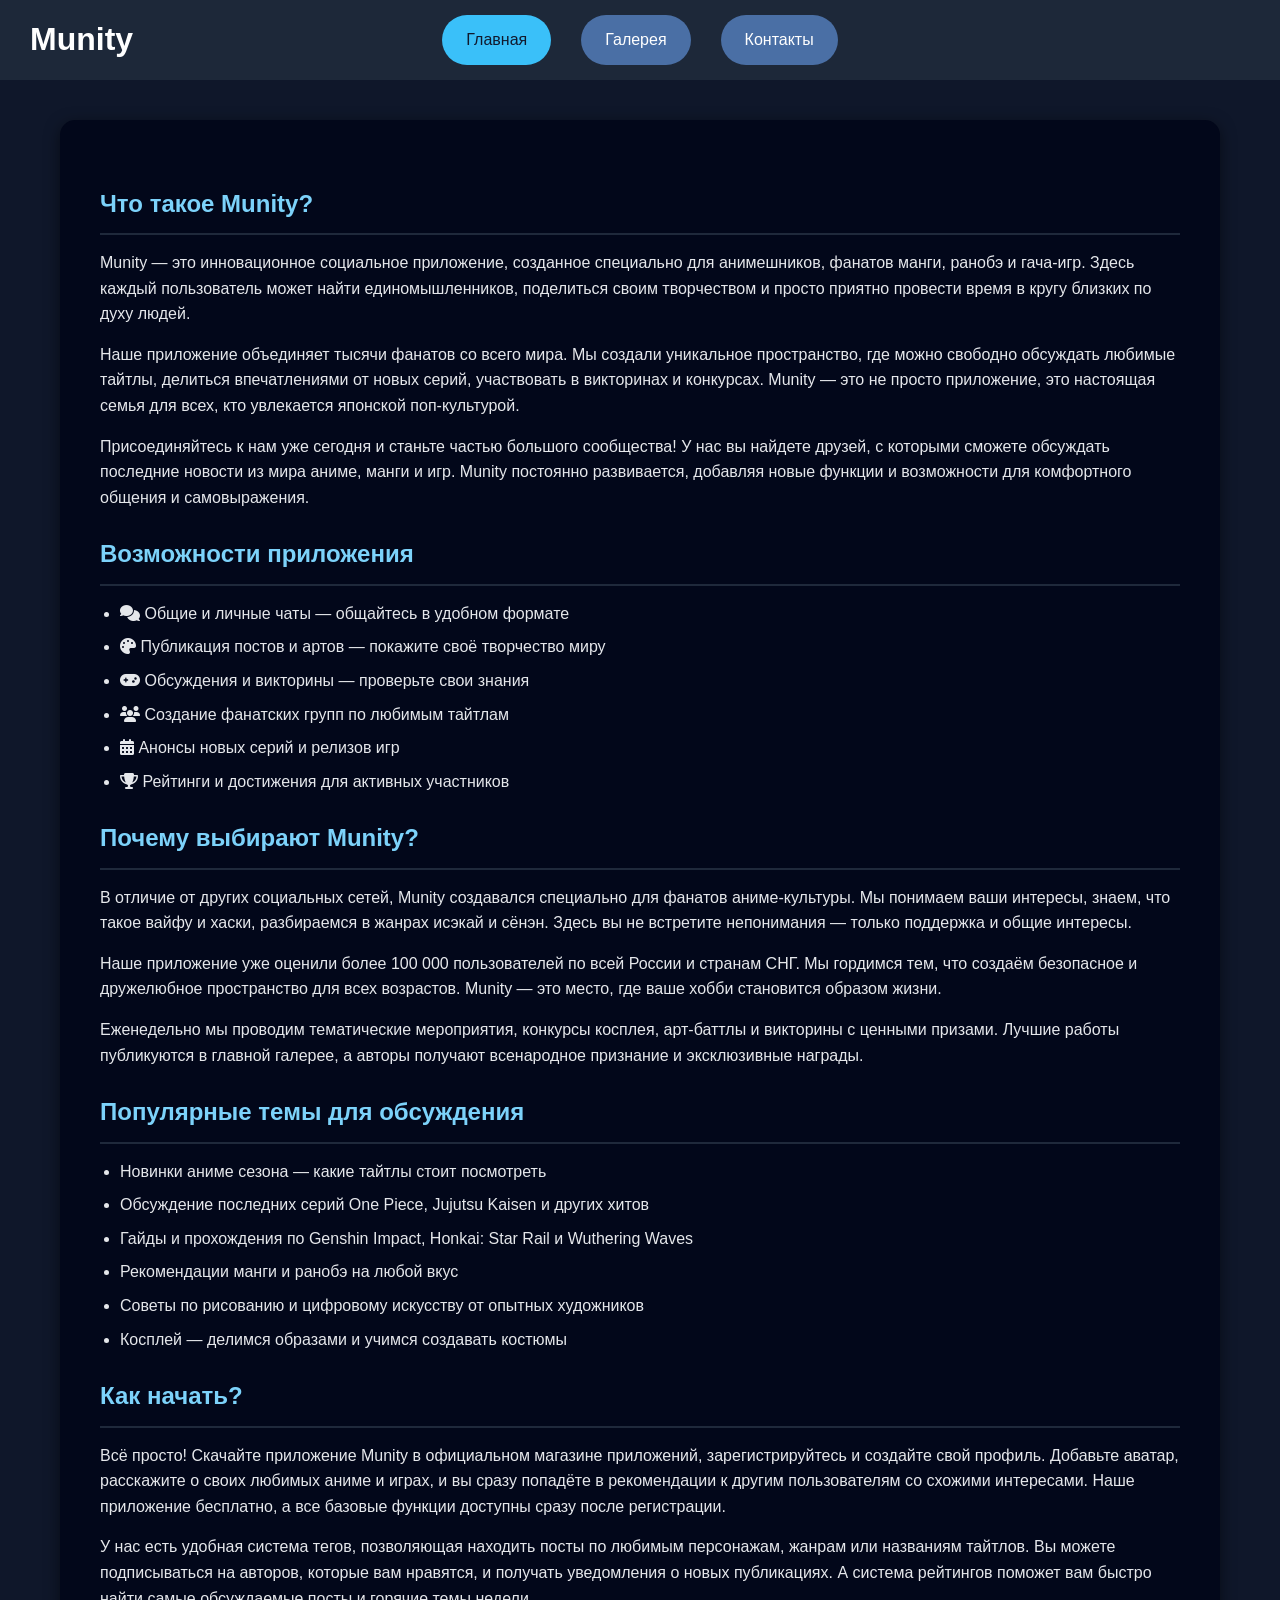
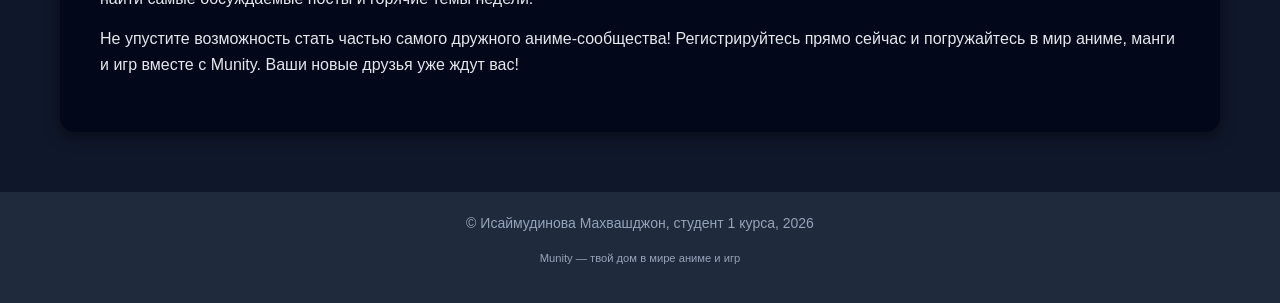
<file: index.html>
<!DOCTYPE html>
<html lang="ru">
<head>
    <meta charset="UTF-8">
    <title>Munity — сообщество для фанатов</title>
    <meta name="viewport" content="width=device-width, initial-scale=1.0">
    <link rel="stylesheet" href="https://cdnjs.cloudflare.com/ajax/libs/font-awesome/6.4.0/css/all.min.css">
    <link rel="stylesheet" href="style.css">
</head>
<body>

    <header>
        <h1>Munity</h1>
        <nav>
            <ul class="flex-nav">
                <li><a href="index.html" class="active">Главная</a></li>
                <li><a href="gallery.html">Галерея</a></li>
                <li><a href="contacts.html">Контакты</a></li>
            </ul>
        </nav>
    </header>

    <main>
        <section>
            <h2>Что такое Munity?</h2>
            <p>
                Munity — это инновационное социальное приложение, созданное специально для анимешников, 
                фанатов манги, ранобэ и гача-игр. Здесь каждый пользователь может найти единомышленников, 
                поделиться своим творчеством и просто приятно провести время в кругу близких по духу людей.
            </p>
            <p>
                Наше приложение объединяет тысячи фанатов со всего мира. Мы создали уникальное пространство, 
                где можно свободно обсуждать любимые тайтлы, делиться впечатлениями от новых серий, 
                участвовать в викторинах и конкурсах. Munity — это не просто приложение, это настоящая 
                семья для всех, кто увлекается японской поп-культурой.
            </p>
            <p>
                Присоединяйтесь к нам уже сегодня и станьте частью большого сообщества! 
                У нас вы найдете друзей, с которыми сможете обсуждать последние новости из мира аниме, 
                манги и игр. Munity постоянно развивается, добавляя новые функции и возможности 
                для комфортного общения и самовыражения.
            </p>

            <h2>Возможности приложения</h2>
            <ul>
                <li><i class="fas fa-comments"></i> Общие и личные чаты — общайтесь в удобном формате</li>
                <li><i class="fas fa-palette"></i> Публикация постов и артов — покажите своё творчество миру</li>
                <li><i class="fas fa-gamepad"></i> Обсуждения и викторины — проверьте свои знания</li>
                <li><i class="fas fa-users"></i> Создание фанатских групп по любимым тайтлам</li>
                <li><i class="fas fa-calendar-alt"></i> Анонсы новых серий и релизов игр</li>
                <li><i class="fas fa-trophy"></i> Рейтинги и достижения для активных участников</li>
            </ul>

            <h2>Почему выбирают Munity?</h2>
            <p>
                В отличие от других социальных сетей, Munity создавался специально для фанатов аниме-культуры. 
                Мы понимаем ваши интересы, знаем, что такое вайфу и хаски, разбираемся в жанрах исэкай и сёнэн. 
                Здесь вы не встретите непонимания — только поддержка и общие интересы.
            </p>
            <p>
                Наше приложение уже оценили более 100 000 пользователей по всей России и странам СНГ. 
                Мы гордимся тем, что создаём безопасное и дружелюбное пространство для всех возрастов. 
                Munity — это место, где ваше хобби становится образом жизни.
            </p>
            <p>
                Еженедельно мы проводим тематические мероприятия, конкурсы косплея, 
                арт-баттлы и викторины с ценными призами. Лучшие работы публикуются в главной галерее, 
                а авторы получают всенародное признание и эксклюзивные награды.
            </p>

            <h2>Популярные темы для обсуждения</h2>
            <ul>
                <li>Новинки аниме сезона — какие тайтлы стоит посмотреть</li>
                <li>Обсуждение последних серий One Piece, Jujutsu Kaisen и других хитов</li>
                <li>Гайды и прохождения по Genshin Impact, Honkai: Star Rail и Wuthering Waves</li>
                <li>Рекомендации манги и ранобэ на любой вкус</li>
                <li>Советы по рисованию и цифровому искусству от опытных художников</li>
                <li>Косплей — делимся образами и учимся создавать костюмы</li>
            </ul>

            <h2>Как начать?</h2>
            <p>
                Всё просто! Скачайте приложение Munity в официальном магазине приложений, 
                зарегистрируйтесь и создайте свой профиль. Добавьте аватар, расскажите о своих 
                любимых аниме и играх, и вы сразу попадёте в рекомендации к другим пользователям 
                со схожими интересами. Наше приложение бесплатно, а все базовые функции доступны 
                сразу после регистрации.
            </p>
            <p>
                У нас есть удобная система тегов, позволяющая находить посты по любимым персонажам, 
                жанрам или названиям тайтлов. Вы можете подписываться на авторов, которые вам нравятся, 
                и получать уведомления о новых публикациях. А система рейтингов поможет вам быстро 
                найти самые обсуждаемые посты и горячие темы недели.
            </p>
            <p>
                Не упустите возможность стать частью самого дружного аниме-сообщества! 
                Регистрируйтесь прямо сейчас и погружайтесь в мир аниме, манги и игр вместе с Munity. 
                Ваши новые друзья уже ждут вас!
            </p>
        </section>
    </main>

    <footer>
        <p>© Исаймудинова Махвашджон, студент 1 курса, 2026</p>
        <p style="font-size: 0.8em; margin-top: 10px;">Munity — твой дом в мире аниме и игр</p>
    </footer>

</body>
</html>
</file>
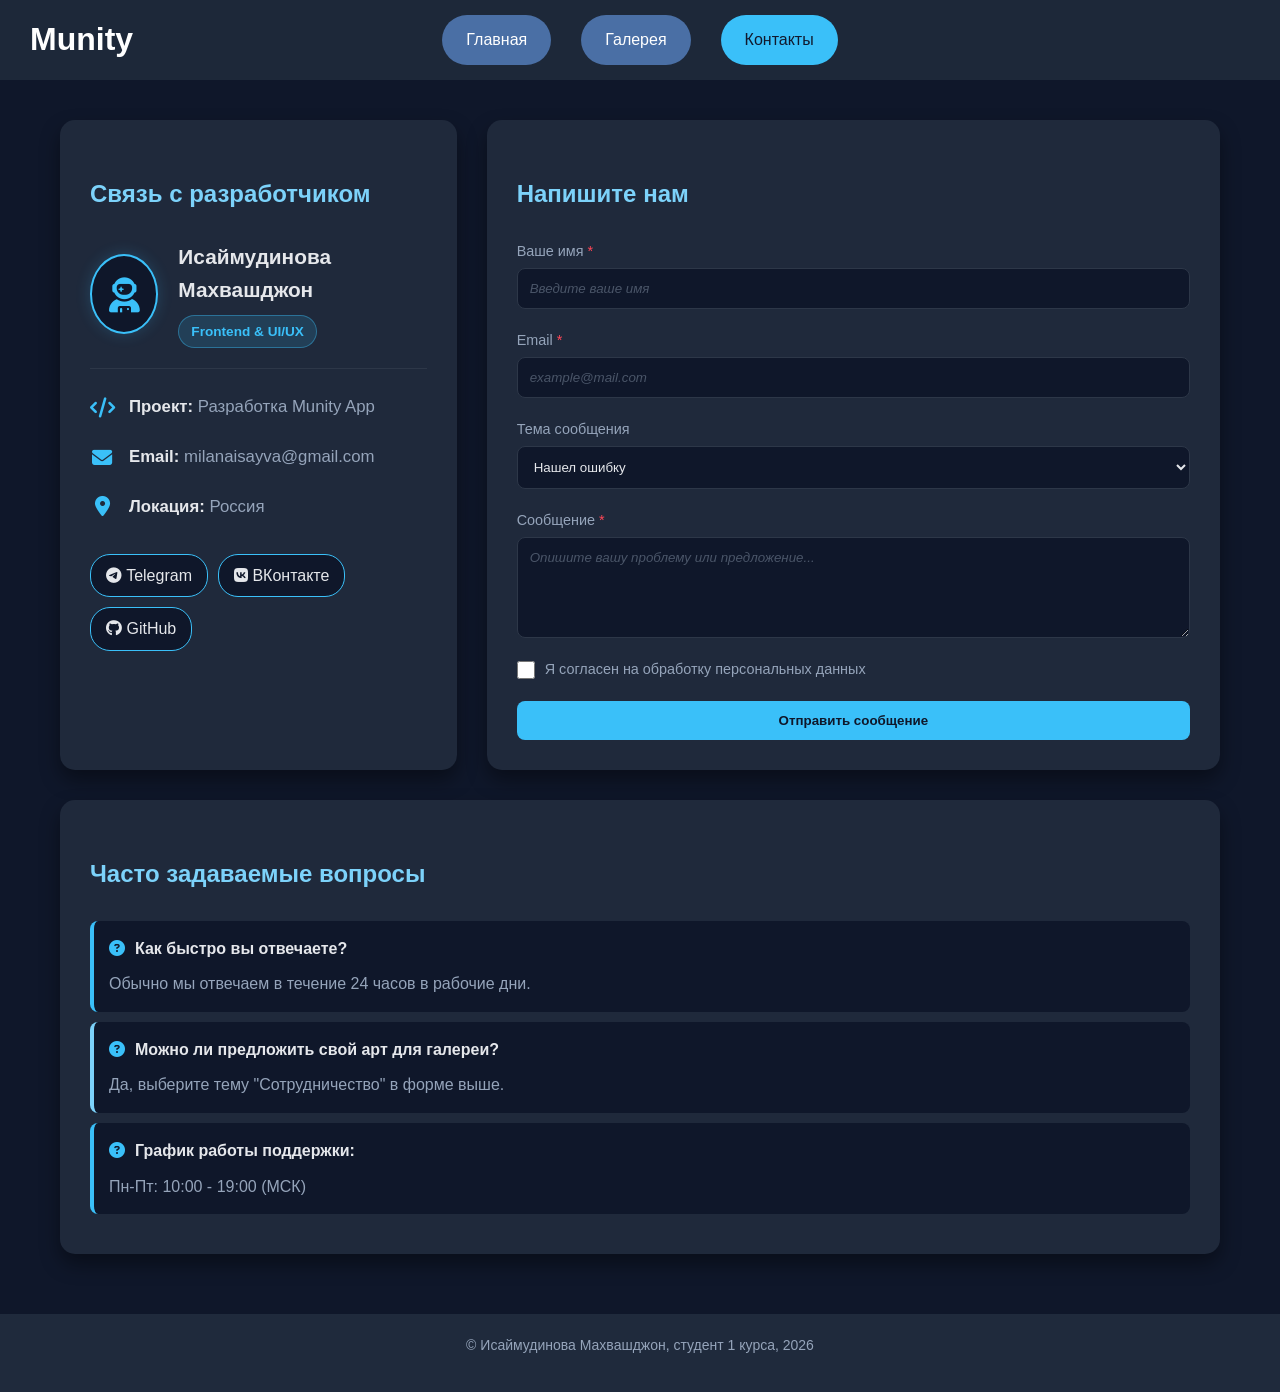
<file: contacts(1).html>
<!DOCTYPE html>
<html lang="ru">
<head>
    <meta charset="UTF-8">
    <title>Контакты — Munity</title>
    <meta name="viewport" content="width=device-width, initial-scale=1.0">
    <link rel="stylesheet" href="https://cdnjs.cloudflare.com/ajax/libs/font-awesome/6.4.0/css/all.min.css">
    <link rel="stylesheet" href="style.css">
</head>
<body>

    <header>
        <h1>Munity</h1>
        <nav>
            <ul class="flex-nav">
                <li><a href="index.html">Главная</a></li>
                <li><a href="gallery.html">Галерея</a></li>
                <li><a href="contacts.html" class="active">Контакты</a></li>
            </ul>
        </nav>
    </header>

    <main class="contacts-container">
        <section class="contact-info">
            <h2>Связь с разработчиком</h2>
            <div class="dev-card">
                <div class="dev-profile">
                    <div class="dev-avatar">
                        <i class="fas fa-user-astronaut"></i>
                    </div>
                    <div class="dev-name">
                        <h3>Исаймудинова Махвашджон</h3>
                        <span class="specialty-badge">Frontend & UI/UX</span>
                    </div>
                </div>
                <ul class="dev-details">
                    <li>
                        <i class="fas fa-code"></i>
                        <span><strong>Проект:</strong> Разработка Munity App</span>
                    </li>
                    <li>
                        <i class="fas fa-envelope"></i>
                        <span><strong>Email:</strong> milanaisayva@gmail.com</span>
                    </li>
                    <li>
                        <i class="fas fa-map-marker-alt"></i>
                        <span><strong>Локация:</strong> Россия</span>
                    </li>
                </ul>
                <div class="social-links">
                    <a href="#" class="social-btn"><i class="fab fa-telegram"></i> Telegram</a>
                    <a href="#" class="social-btn"><i class="fab fa-vk"></i> ВКонтакте</a>
                    <a href="#" class="social-btn"><i class="fab fa-github"></i> GitHub</a>
                </div>
            </div>
        </section>

        <section class="contact-form-section">
            <h2>Напишите нам</h2>
            <form action="#" class="feedback-form">
                <div class="form-group">
                    <label for="name">Ваше имя</label>
                    <input type="text" id="name" name="name" placeholder="Введите ваше имя" required>
                </div>
                <div class="form-group">
                    <label for="email">Email</label>
                    <input type="email" id="email" name="email" placeholder="example@mail.com" required>
                </div>
                <div class="form-group">
                    <label for="topic">Тема сообщения</label>
                    <select id="topic" name="topic">
                        <option value="bug">Нашел ошибку</option>
                        <option value="collab">Сотрудничество</option>
                        <option value="other">Другое</option>
                    </select>
                </div>
                <div class="form-group">
                    <label for="message">Сообщение</label>
                    <textarea id="message" name="message" rows="5" placeholder="Опишите вашу проблему или предложение..." required></textarea>
                </div>
                <div class="checkbox-group">
                    <input type="checkbox" id="consent" name="consent" required>
                    <label for="consent">Я согласен на обработку персональных данных</label>
                </div>
                <button type="submit" class="submit-btn">Отправить сообщение</button>
            </form>
        </section>

        <section class="faq-section">
            <h2>Часто задаваемые вопросы</h2>
            <ul class="faq-list">
                <li>
                    <strong>Как быстро вы отвечаете?</strong>
                    <p>Обычно мы отвечаем в течение 24 часов в рабочие дни.</p>
                </li>
                <li>
                    <strong>Можно ли предложить свой арт для галереи?</strong>
                    <p>Да, выберите тему "Сотрудничество" в форме выше.</p>
                </li>
                <li>
                    <strong>График работы поддержки:</strong>
                    <p>Пн-Пт: 10:00 - 19:00 (МСК)</p>
                </li>
            </ul>
        </section>
    </main>

    <footer>
        <p>© Исаймудинова Махвашджон, студент 1 курса, 2026</p>
    </footer>

</body>
</html>
</file>
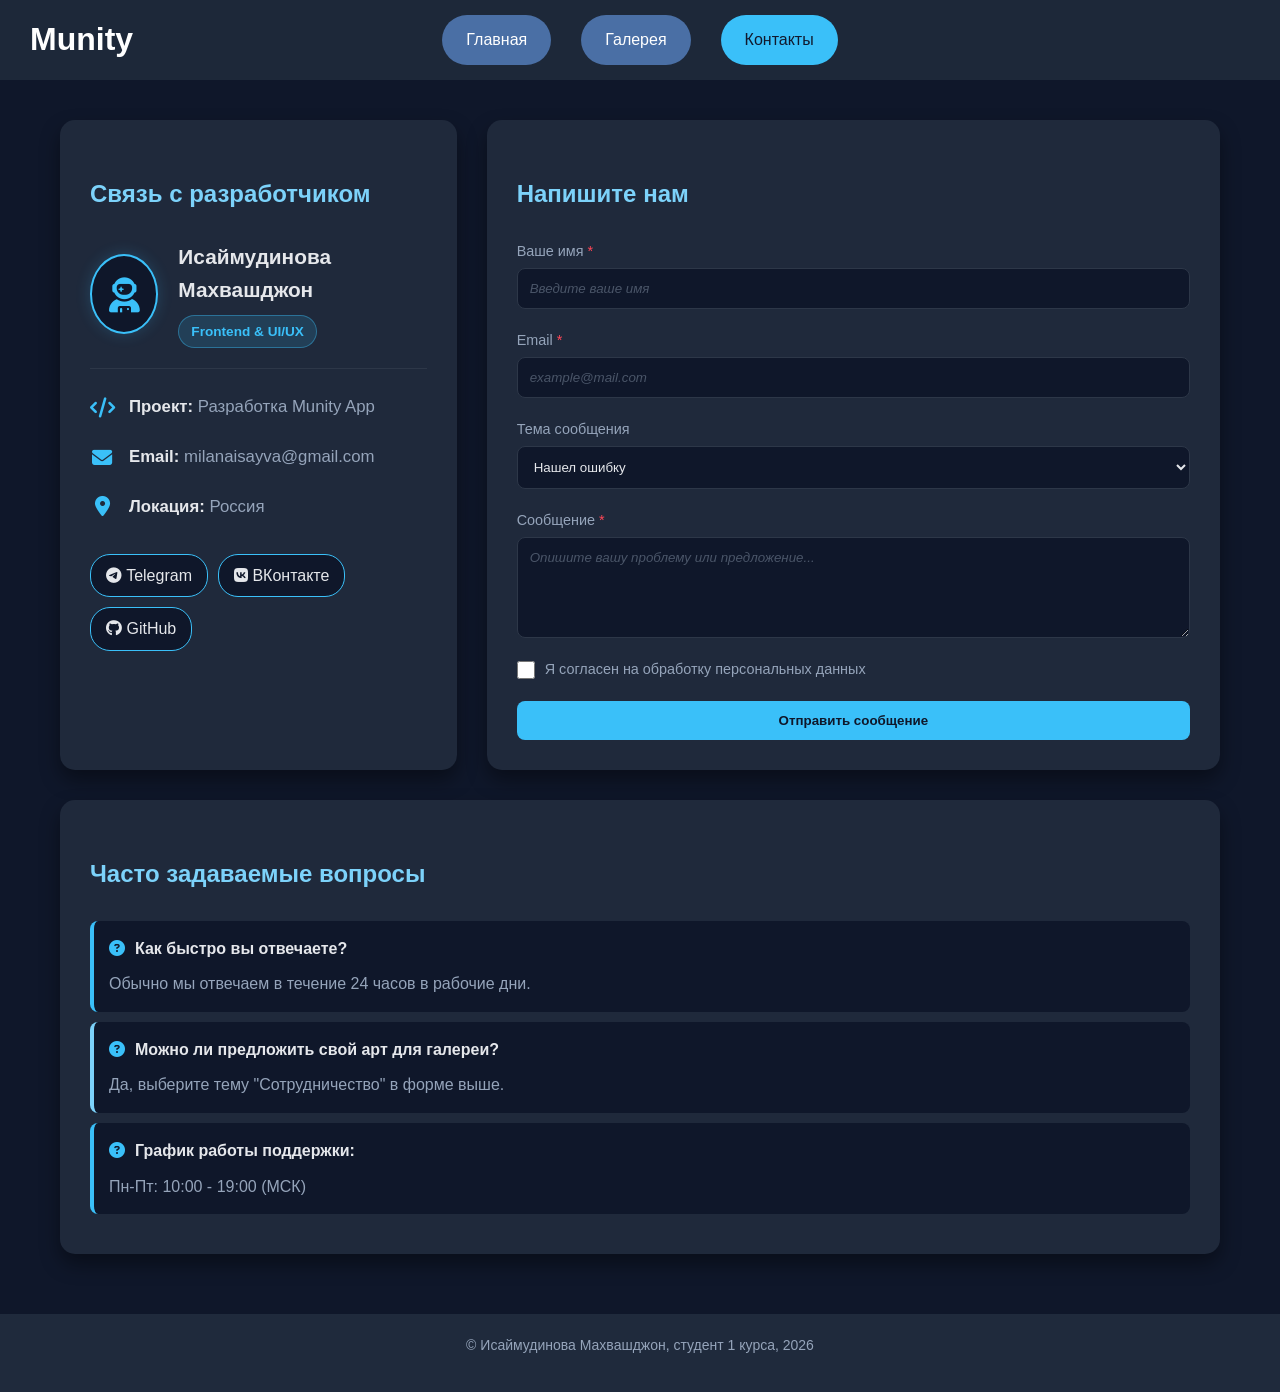
<file: contacts.html>
<!DOCTYPE html>
<html lang="ru">
<head>
    <meta charset="UTF-8">
    <title>Контакты — Munity</title>
    <meta name="viewport" content="width=device-width, initial-scale=1.0">
    <link rel="stylesheet" href="https://cdnjs.cloudflare.com/ajax/libs/font-awesome/6.4.0/css/all.min.css">
    <link rel="stylesheet" href="style.css">
</head>
<body>

    <header>
        <h1>Munity</h1>
        <nav>
            <ul class="flex-nav">
                <li><a href="index.html">Главная</a></li>
                <li><a href="gallery.html">Галерея</a></li>
                <li><a href="contacts.html" class="active">Контакты</a></li>
            </ul>
        </nav>
    </header>

    <main class="contacts-container">
        <section class="contact-info">
            <h2>Связь с разработчиком</h2>
            <div class="dev-card">
                <div class="dev-profile">
                    <div class="dev-avatar">
                        <i class="fas fa-user-astronaut"></i>
                    </div>
                    <div class="dev-name">
                        <h3>Исаймудинова Махвашджон</h3>
                        <span class="specialty-badge">Frontend & UI/UX</span>
                    </div>
                </div>
                <ul class="dev-details">
                    <li>
                        <i class="fas fa-code"></i>
                        <span><strong>Проект:</strong> Разработка Munity App</span>
                    </li>
                    <li>
                        <i class="fas fa-envelope"></i>
                        <span><strong>Email:</strong> milanaisayva@gmail.com</span>
                    </li>
                    <li>
                        <i class="fas fa-map-marker-alt"></i>
                        <span><strong>Локация:</strong> Россия</span>
                    </li>
                </ul>
                <div class="social-links">
                    <a href="https://t.me/portfolio310" class="social-btn"><i class="fab fa-telegram"></i> Telegram</a>
                    <a href="http://vk.com/m.isayva" class="social-btn"><i class="fab fa-vk"></i> ВКонтакте</a>
                    <a href="https://github.com/isaymudinovambsch2057-glitch/" class="social-btn"><i class="fab fa-github"></i> GitHub</a>
                </div>
            </div>
        </section>

        <section class="contact-form-section">
            <h2>Напишите нам</h2>
            <form action="#" class="feedback-form">
                <div class="form-group">
                    <label for="name">Ваше имя</label>
                    <input type="text" id="name" name="name" placeholder="Введите ваше имя" required>
                </div>
                <div class="form-group">
                    <label for="email">Email</label>
                    <input type="email" id="email" name="email" placeholder="example@mail.com" required>
                </div>
                <div class="form-group">
                    <label for="topic">Тема сообщения</label>
                    <select id="topic" name="topic">
                        <option value="bug">Нашел ошибку</option>
                        <option value="collab">Сотрудничество</option>
                        <option value="other">Другое</option>
                    </select>
                </div>
                <div class="form-group">
                    <label for="message">Сообщение</label>
                    <textarea id="message" name="message" rows="5" placeholder="Опишите вашу проблему или предложение..." required></textarea>
                </div>
                <div class="checkbox-group">
                    <input type="checkbox" id="consent" name="consent" required>
                    <label for="consent">Я согласен на обработку персональных данных</label>
                </div>
                <button type="submit" class="submit-btn">Отправить сообщение</button>
            </form>
        </section>

        <section class="faq-section">
            <h2>Часто задаваемые вопросы</h2>
            <ul class="faq-list">
                <li>
                    <strong>Как быстро вы отвечаете?</strong>
                    <p>Обычно мы отвечаем в течение 24 часов в рабочие дни.</p>
                </li>
                <li>
                    <strong>Можно ли предложить свой арт для галереи?</strong>
                    <p>Да, выберите тему "Сотрудничество" в форме выше.</p>
                </li>
                <li>
                    <strong>График работы поддержки:</strong>
                    <p>Пн-Пт: 10:00 - 19:00 (МСК)</p>
                </li>
            </ul>
        </section>
    </main>

    <footer>
        <p>© Исаймудинова Махвашджон, студент 1 курса, 2026</p>
    </footer>

</body>
</html>
</file>
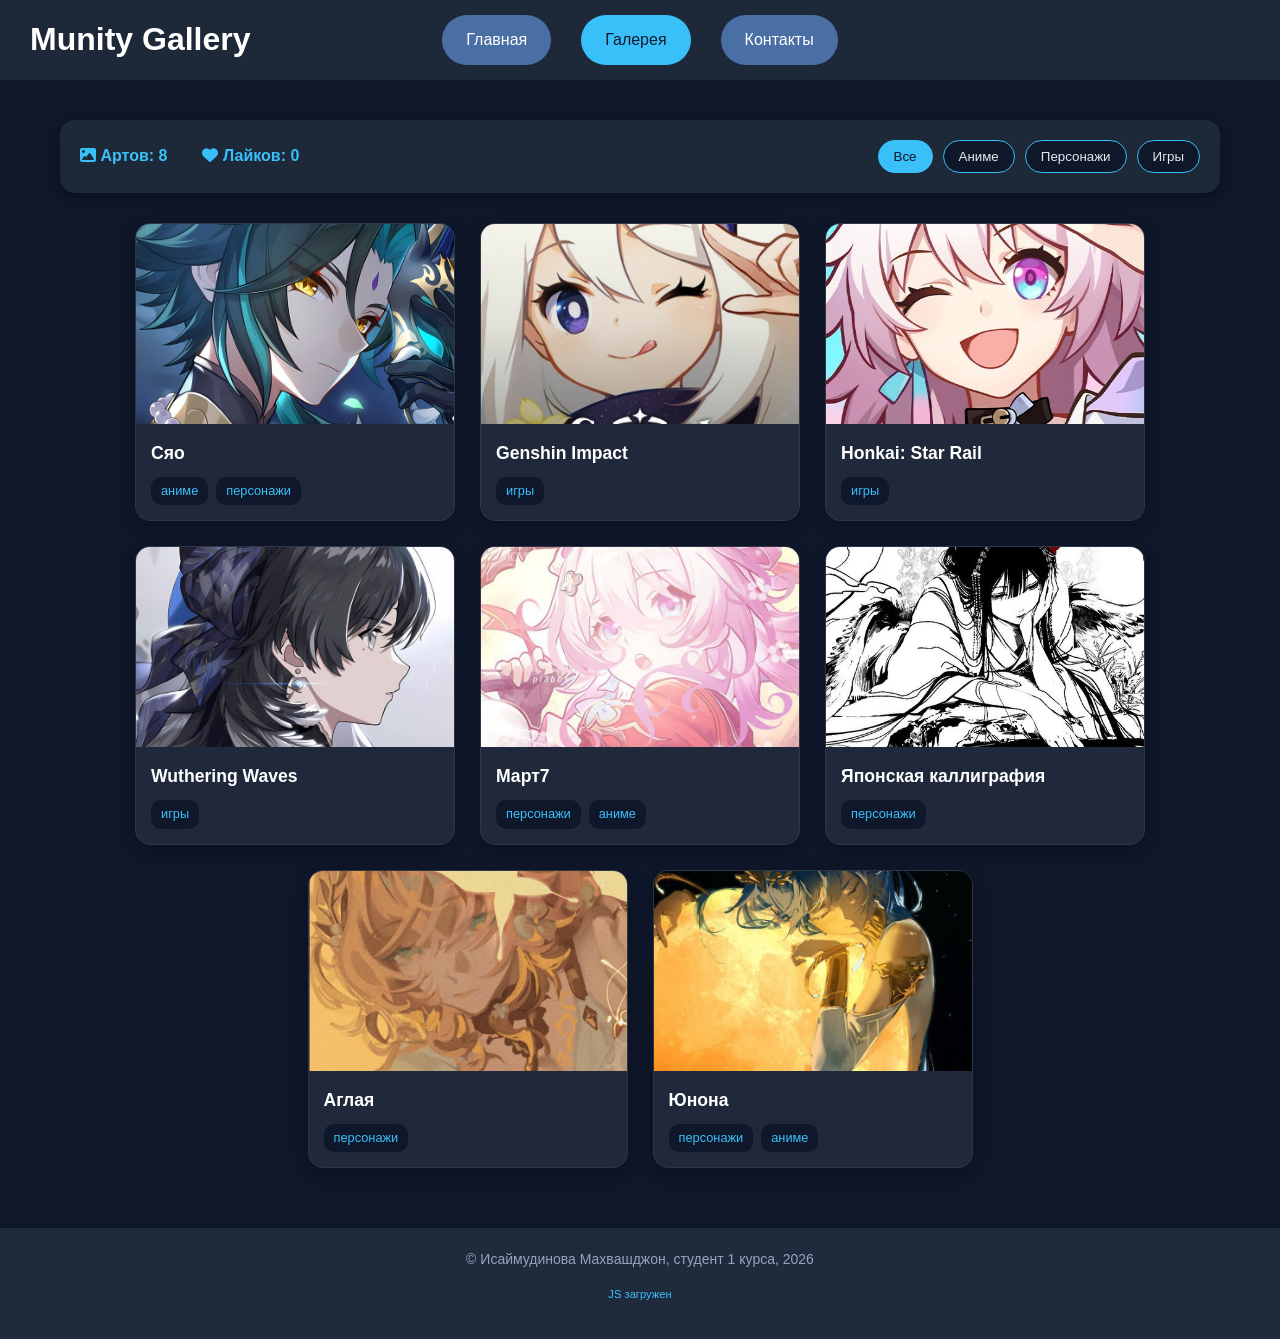
<file: gallery.html>
<!DOCTYPE html>
<html lang="ru">
<head>
    <meta charset="UTF-8">
    <title>Галерея — Munity</title>
    <meta name="viewport" content="width=device-width, initial-scale=1.0">
    <link rel="stylesheet" href="https://cdnjs.cloudflare.com/ajax/libs/font-awesome/6.4.0/css/all.min.css">
    <link rel="stylesheet" href="style.css">
</head>
<body>

    <header>
        <h1>Munity Gallery</h1>
        <nav>
            <ul class="flex-nav">
                <li><a href="index.html">Главная</a></li>
                <li><a href="gallery.html" class="active">Галерея</a></li>
                <li><a href="contacts.html">Контакты</a></li>
            </ul>
        </nav>
    </header>

    <main class="gallery-container">
        <div class="controls-panel">
            <div class="stats">
                <span class="stat-item">
                    <i class="fas fa-image"></i> Артов: <span id="image-counter">0</span>
                </span>
                <span class="stat-item">
                    <i class="fas fa-heart"></i> Лайков: <span id="total-likes">0</span>
                </span>
            </div>
            <div class="filters">
                <button class="filter-btn active" data-filter="all">Все</button>
                <button class="filter-btn" data-filter="anime">Аниме</button>
                <button class="filter-btn" data-filter="characters">Персонажи</button>
                <button class="filter-btn" data-filter="games">Игры</button>
            </div>
        </div>

        <div class="gallery-grid" id="image-gallery">
            <article class="image-card" data-category="anime characters">
                <div class="card-image">
                    <img src="images/art1.jpg" alt="Персонаж из аниме" class="gallery-img">
                    <div class="image-overlay">
                        <button class="like-btn">
                            <i class="far fa-heart"></i>
                        </button>
                    </div>
                </div>
                <div class="card-content">
                    <h3>Сяо</h3>
                    <div class="image-tags">
                        <span class="tag">аниме</span>
                        <span class="tag">персонажи</span>
                    </div>
                </div>
            </article>

            <article class="image-card" data-category="games">
                <div class="card-image">
                    <img src="images/genshin_logo.jpg" alt="Логотип Genshin Impact" class="gallery-img">
                    <div class="image-overlay">
                        <button class="like-btn">
                            <i class="far fa-heart"></i>
                        </button>
                    </div>
                </div>
                <div class="card-content">
                    <h3>Genshin Impact</h3>
                    <div class="image-tags">
                        <span class="tag">игры</span>
                    </div>
                </div>
            </article>
            
            <article class="image-card" data-category="games">
                <div class="card-image">
                    <img src="images/hsr_logo.jpg" alt="Логотип Honkai: Star Rail" class="gallery-img">
                    <div class="image-overlay">
                        <button class="like-btn">
                            <i class="far fa-heart"></i>
                        </button>
                    </div>
                </div>
                <div class="card-content">
                    <h3>Honkai: Star Rail</h3>
                    <div class="image-tags">
                        <span class="tag">игры</span>
                    </div>
                </div>
            </article>

            <article class="image-card" data-category="games">
                <div class="card-image">
                    <img src="images/wuwa_logo.jpg" alt="Логотип Wuthering Waves" class="gallery-img">
                    <div class="image-overlay">
                        <button class="like-btn">
                            <i class="far fa-heart"></i>
                        </button>
                    </div>
                </div>
                <div class="card-content">
                    <h3>Wuthering Waves</h3>
                    <div class="image-tags">
                        <span class="tag">игры</span>
                    </div>
                </div>
            </article>

            <article class="image-card" data-category="characters anime">
                <div class="card-image">
                    <img src="images/art2.jpg" alt="Персонаж Март7" class="gallery-img">
                    <div class="image-overlay">
                        <button class="like-btn">
                            <i class="far fa-heart"></i>
                        </button>
                    </div>
                </div>
                <div class="card-content">
                    <h3>Март7</h3>
                    <div class="image-tags">
                        <span class="tag">персонажи</span>
                        <span class="tag">аниме</span>
                    </div>
                </div>
            </article>

            <article class="image-card" data-category="characters">
                <div class="card-image">
                    <img src="images/art3.jpg" alt="Японская каллиграфия" class="gallery-img">
                    <div class="image-overlay">
                        <button class="like-btn">
                            <i class="far fa-heart"></i>
                        </button>
                    </div>
                </div>
                <div class="card-content">
                    <h3>Японская каллиграфия</h3>
                    <div class="image-tags">
                        <span class="tag">персонажи</span>
                    </div>
                </div>
            </article>

            <article class="image-card" data-category="characters">
                <div class="card-image">
                    <img src="images/art4.jpg" alt="Персонаж Аглая" class="gallery-img">
                    <div class="image-overlay">
                        <button class="like-btn">
                            <i class="far fa-heart"></i>
                        </button>
                    </div>
                </div>
                <div class="card-content">
                    <h3>Аглая</h3>
                    <div class="image-tags">
                        <span class="tag">персонажи</span>
                    </div>
                </div>
            </article>

            <article class="image-card" data-category="characters anime">
                <div class="card-image">
                    <img src="images/art5.jpg" alt="Персонаж Юнона" class="gallery-img">
                    <div class="image-overlay">
                        <button class="like-btn">
                            <i class="far fa-heart"></i>
                        </button>
                    </div>
                </div>
                <div class="card-content">
                    <h3>Юнона</h3>
                    <div class="image-tags">
                        <span class="tag">персонажи</span>
                        <span class="tag">аниме</span>
                    </div>
                </div>
            </article>
        </div>
    </main>

    <footer>
        <p>© Исаймудинова Махвашджон, студент 1 курса, 2026</p>
        <p class="js-status" style="font-size: 0.8em; color: #3ac0f9;">JS загружен</p>
    </footer>

    <script src="script.js"></script>
</body>
</html>
</file>
<file: style.css>
* {
    margin: 0;
    padding: 0;
    box-sizing: border-box;
}

body {
    font-family: Arial, sans-serif;
    background-color: rgb(15, 23, 42);
    color: #e5e7eb;
    line-height: 1.6;
}

header {
    background-color: #1d2839;
    padding: 15px 30px;
    margin-bottom: 20px;
    display: flex;
    justify-content: center;
    align-items: center;
    flex-wrap: wrap;
    gap: 15px;
    position: relative;
}

h1 {
    color: white;
    font-size: 32px;
    margin: 0;
    position: absolute;
    left: 30px;
}

.flex-nav {
    display: flex;
    justify-content: center;
    gap: 30px;
    list-style: none;
    padding: 0;
    margin: 0;
}

.flex-nav li {
    display: block;
    margin: 0;
}

.flex-nav a {
    display: block;
    padding: 12px 24px;
    background-color: #4a6fa5;
    color: white;
    text-decoration: none;
    border-radius: 30px;
    transition: all 0.3s ease;
}

.flex-nav a:hover {
    background-color: #3a5a8c;
    transform: translateY(-3px);
    box-shadow: 0 5px 15px rgba(74, 111, 165, 0.4);
}

.flex-nav a.active {
    background-color: #3ac0f9;
    color: #11192d;
}

main {
    padding: 20px;
    max-width: 1200px;
    margin: 0 auto;
}

section {
    background-color: #02071a;
    padding: 40px;
    border-radius: 15px;
    box-shadow: 0 4px 15px rgba(0, 0, 0, 0.5);
}

h2 {
    color: #7cd2fa;
    margin: 25px 0 15px 0;
    padding-bottom: 10px;
    border-bottom: 2px solid #1f293b;
}

p {
    margin-bottom: 15px;
}

ul {
    margin-left: 20px;
}

ul li {
    margin-bottom: 8px;
}

footer {
    background-color: #1f2a3c;
    text-align: center;
    padding: 20px;
    margin-top: 40px;
    font-size: 14px;
    color: #95a4ba;
}

.gallery-grid {
    display: flex;
    flex-wrap: wrap;
    gap: 25px;
    justify-content: center;
    margin-top: 20px;
}

.controls-panel {
    background-color: #1d2839;
    padding: 20px;
    border-radius: 15px;
    margin-bottom: 30px;
    display: flex;
    flex-wrap: wrap;
    justify-content: space-between;
    align-items: center;
    gap: 15px;
    box-shadow: 0 4px 10px rgba(0,0,0,0.3);
}

.stats {
    display: flex;
    gap: 20px;
}

.stat-item {
    margin-right: 15px;
    font-weight: bold;
    color: #3ac0f9;
}

.filters {
    display: flex;
    flex-wrap: wrap;
    gap: 10px;
}

.filter-btn {
    background: #0f172a;
    color: #e5e7eb;
    border: 1px solid #3ac0f9;
    padding: 8px 15px;
    border-radius: 20px;
    cursor: pointer;
    transition: 0.3s;
}

.filter-btn:hover, .filter-btn.active {
    background: #3ac0f9;
    color: #0f172a;
}

.image-card {
    display: flex;
    flex-direction: column;
    flex: 1 1 280px;
    min-width: 250px;
    max-width: 320px;
    background: #1f293b;
    border-radius: 15px;
    overflow: hidden;
    box-shadow: 0 5px 15px rgba(0,0,0,0.3);
    transition: transform 0.3s ease;
    border: 1px solid #2d3748;
}

.image-card:hover {
    transform: translateY(-10px);
    border-color: #3ac0f9;
}

.card-image {
    position: relative;
    height: 200px;
    width: 100%;
    overflow: hidden;
}

.gallery-img {
    display: block;
    width: 100%;
    height: 100%;
    object-fit: cover;
    transition: transform 0.5s;
}

.image-card:hover .gallery-img {
    transform: scale(1.1);
}

.image-overlay {
    position: absolute;
    top: 10px;
    right: 10px;
    opacity: 0;
    transition: opacity 0.3s;
}

.image-card:hover .image-overlay {
    opacity: 1;
}

.like-btn {
    background: rgba(0, 0, 0, 0.7);
    color: white;
    border: none;
    width: 40px;
    height: 40px;
    border-radius: 50%;
    cursor: pointer;
    display: flex;
    align-items: center;
    justify-content: center;
    transition: 0.3s;
}

.like-btn:hover, .like-btn.liked {
    background: #ff4757;
}

.card-content {
    padding: 15px;
}

.card-content h3 {
    font-size: 1.1em;
    color: white;
    margin-bottom: 10px;
}

.image-tags {
    display: flex;
    flex-wrap: wrap;
    gap: 8px;
}

.tag {
    background: #0f172a;
    color: #3ac0f9;
    padding: 4px 10px;
    border-radius: 10px;
    font-size: 0.8em;
}

.contacts-container {
    display: flex;
    flex-wrap: wrap;
    gap: 30px;
}

.contact-info {
    flex: 1;
    min-width: 280px;
}

.contact-form-section {
    flex: 2;
    min-width: 300px;
}

.faq-section {
    flex: 1 1 100%;
}

.contact-info, .contact-form-section, .faq-section {
    background-color: #1f293b;
    padding: 30px;
    border-radius: 15px;
    box-shadow: 0 10px 20px rgba(0, 0, 0, 0.4);
    overflow: hidden;
}

.dev-card h3 {
    color: #3ac0f9;
    margin-bottom: 15px;
}

.social-links {
    display: flex;
    flex-wrap: wrap;
    gap: 10px;
    margin-top: 20px;
}

.social-btn {
    background: #0f172a;
    color: #e5e7eb;
    padding: 8px 15px;
    border-radius: 20px;
    text-decoration: none;
    border: 1px solid #3ac0f9;
    transition: all 0.3s ease;
}

.social-btn:hover {
    background: #3ac0f9;
    color: #0f172a;
    transform: translateY(-3px);
    box-shadow: 0 5px 10px rgba(58, 192, 249, 0.3);
}

.form-group {
    margin-bottom: 20px;
    display: flex;
    flex-direction: column;
}

.form-group label {
    margin-bottom: 5px;
    color: #95a4ba;
    font-size: 0.9em;
}

.form-group label[for="name"]::after,
.form-group label[for="email"]::after,
.form-group label[for="message"]::after {
    content: " *";
    color: #ff4757;
}

.form-group input,
.form-group select,
.form-group textarea {
    width: 100%;
    padding: 12px;
    background-color: #0f172a;
    border: 1px solid #2d3748;
    border-radius: 8px;
    color: #e5e7eb;
    font-family: inherit;
    transition: border-color 0.3s, box-shadow 0.3s;
}

.form-group input::placeholder,
.form-group textarea::placeholder {
    color: #4a5568;
    font-style: italic;
}

.form-group input:focus,
.form-group select:focus,
.form-group textarea:focus {
    outline: none;
    border-color: #3ac0f9;
    box-shadow: 0 0 0 3px rgba(58, 192, 249, 0.2);
}

.form-group input:valid:not(:placeholder-shown),
.form-group textarea:valid:not(:placeholder-shown) {
    border-color: #2ed573;
}

.form-group input:invalid:not(:placeholder-shown),
.form-group textarea:invalid:not(:placeholder-shown) {
    border-color: #ff4757;
}

.checkbox-group {
    display: flex;
    align-items: center;
    gap: 10px;
    margin-bottom: 20px;
    font-size: 0.9em;
    color: #95a4ba;
}

.checkbox-group input[type="checkbox"] {
    accent-color: #3ac0f9;
    width: 18px;
    height: 18px;
    cursor: pointer;
}

.checkbox-group input[type="checkbox"]:checked + label {
    color: #3ac0f9;
}

.submit-btn {
    background-color: #3ac0f9;
    color: #0f172a;
    border: none;
    padding: 12px 25px;
    border-radius: 8px;
    font-weight: bold;
    cursor: pointer;
    width: 100%;
    transition: background-color 0.3s;
}

.submit-btn:hover {
    background-color: #2bb0e8;
}

.faq-list {
    list-style: none;
    margin: 0;
    padding: 0;
}

.faq-list li {
    padding: 15px;
    border-radius: 8px;
    margin-bottom: 10px;
    background-color: #0f172a;
}

.faq-list li:nth-child(odd) {
    border-left: 4px solid #3ac0f9;
}

.faq-list li:nth-child(even) {
    border-left: 4px solid #7cd2fa;
}

.faq-list li strong::before {
    content: "\f059";
    font-family: "Font Awesome 6 Free";
    font-weight: 900;
    margin-right: 10px;
    color: #3ac0f9;
}

.faq-list p {
    margin-top: 10px;
    margin-bottom: 0;
    color: #95a4ba;
}

.dev-profile {
    display: flex;
    align-items: center;
    gap: 20px;
    margin-bottom: 25px;
    padding-bottom: 20px;
    border-bottom: 1px solid #2d3748;
}

.dev-avatar {
    width: 80px;
    height: 80px;
    background: #0f172a;
    border: 2px solid #3ac0f9;
    border-radius: 50%;
    display: flex;
    align-items: center;
    justify-content: center;
    font-size: 2.2em;
    color: #3ac0f9;
    box-shadow: 0 0 15px rgba(58, 192, 249, 0.2);
}

.dev-name h3 {
    color: #e5e7eb;
    margin-bottom: 8px;
    font-size: 1.3em;
}

.specialty-badge {
    display: inline-block;
    background: rgba(58, 192, 249, 0.15);
    color: #3ac0f9;
    padding: 5px 12px;
    border-radius: 20px;
    font-size: 0.85em;
    border: 1px solid rgba(58, 192, 249, 0.4);
    font-weight: bold;
}

.dev-details {
    list-style: none;
    padding: 0;
    margin: 0 0 25px 0;
    display: flex;
    flex-direction: column;
    gap: 15px;
}

.dev-details li {
    display: flex;
    align-items: center;
    gap: 15px;
    color: #95a4ba;
    font-size: 1.05em;
}

.dev-details i {
    color: #3ac0f9;
    font-size: 1.2em;
    width: 24px;
    text-align: center;
}

.dev-details strong {
    color: #e5e7eb;
}

@media (max-width: 768px) {
    header {
        position: static;
        flex-direction: column;
        justify-content: center;
    }
    
    h1 {
        position: static;
        margin-bottom: 10px;
    }
    
    .flex-nav {
        justify-content: center;
        flex-wrap: wrap;
        gap: 15px;
    }
    
    .flex-nav a {
        padding: 8px 16px;
        font-size: 14px;
    }
    
    .contacts-container {
        flex-direction: column;
    }
    
    .controls-panel {
        flex-direction: column;
        align-items: stretch;
    }
    
    .stats {
        justify-content: center;
    }
    
    .filters {
        justify-content: center;
    }
    
    section {
        padding: 20px;
    }
}
</file>
